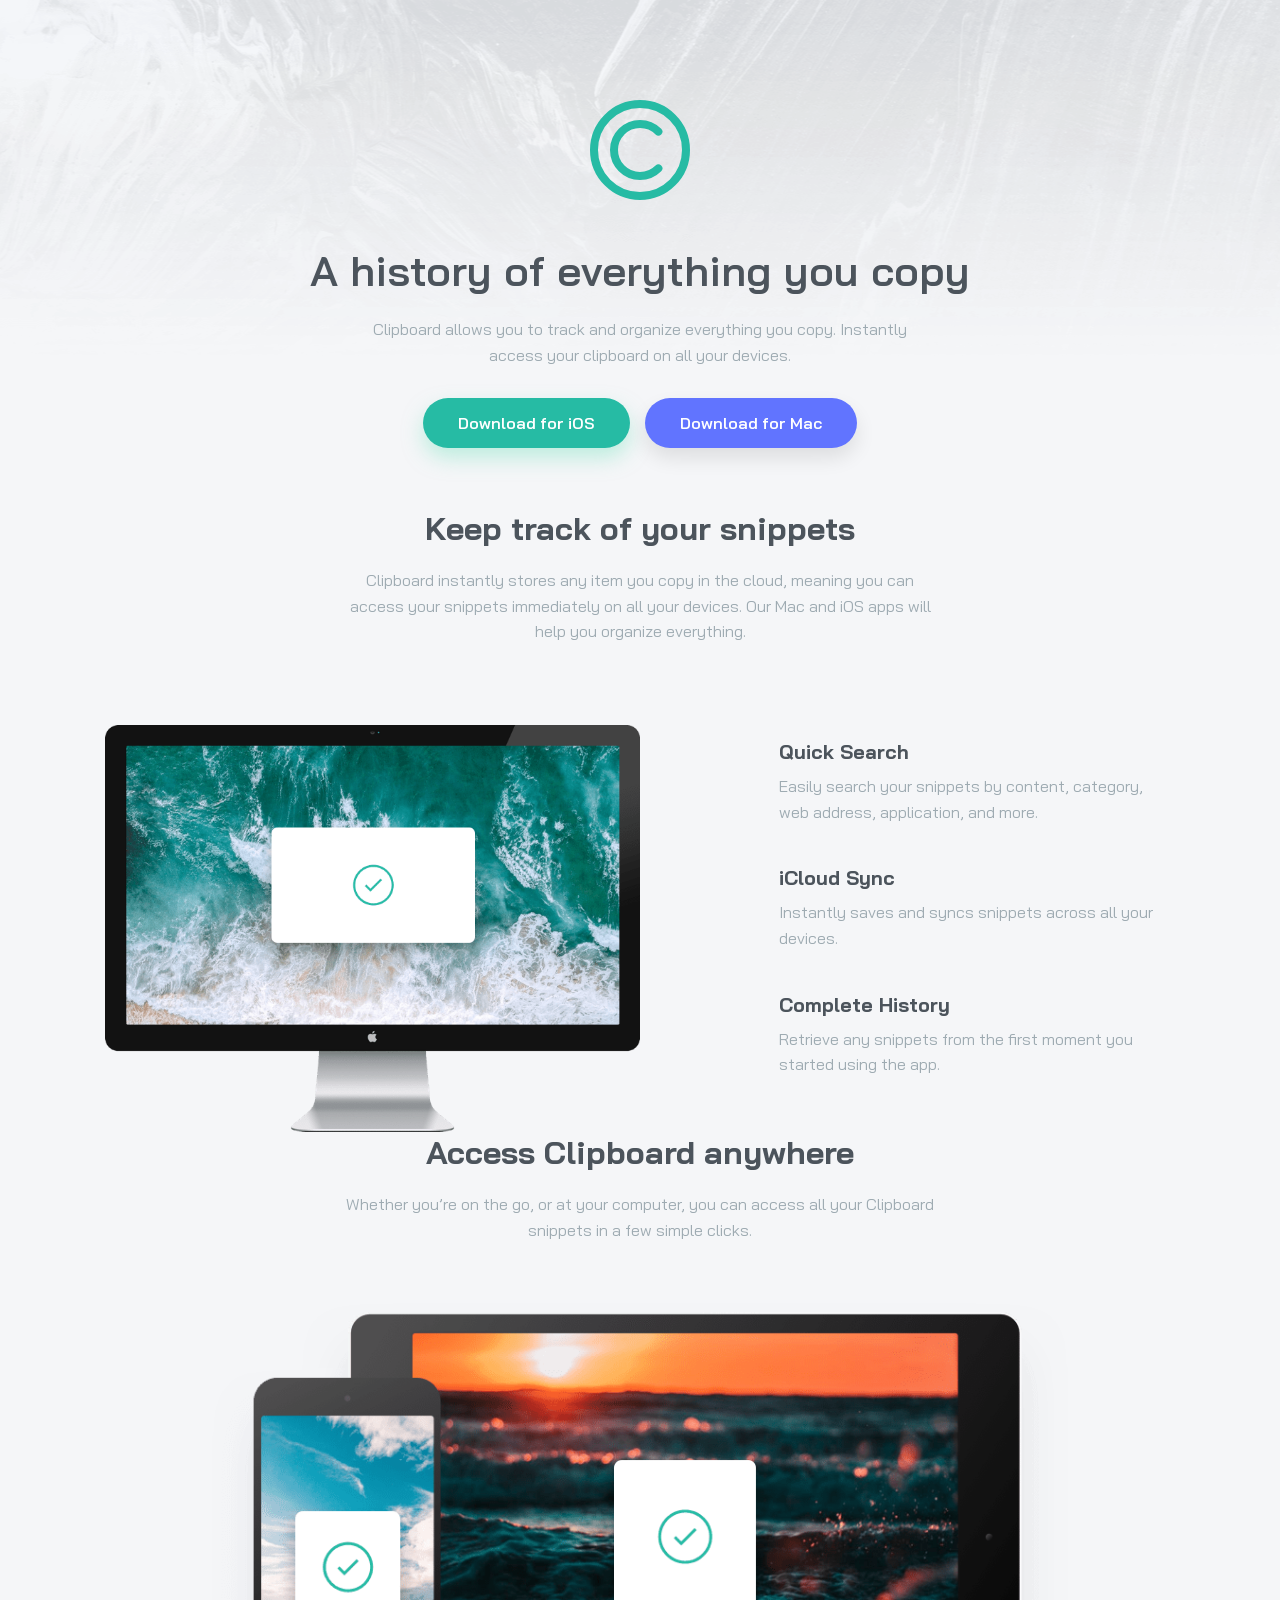
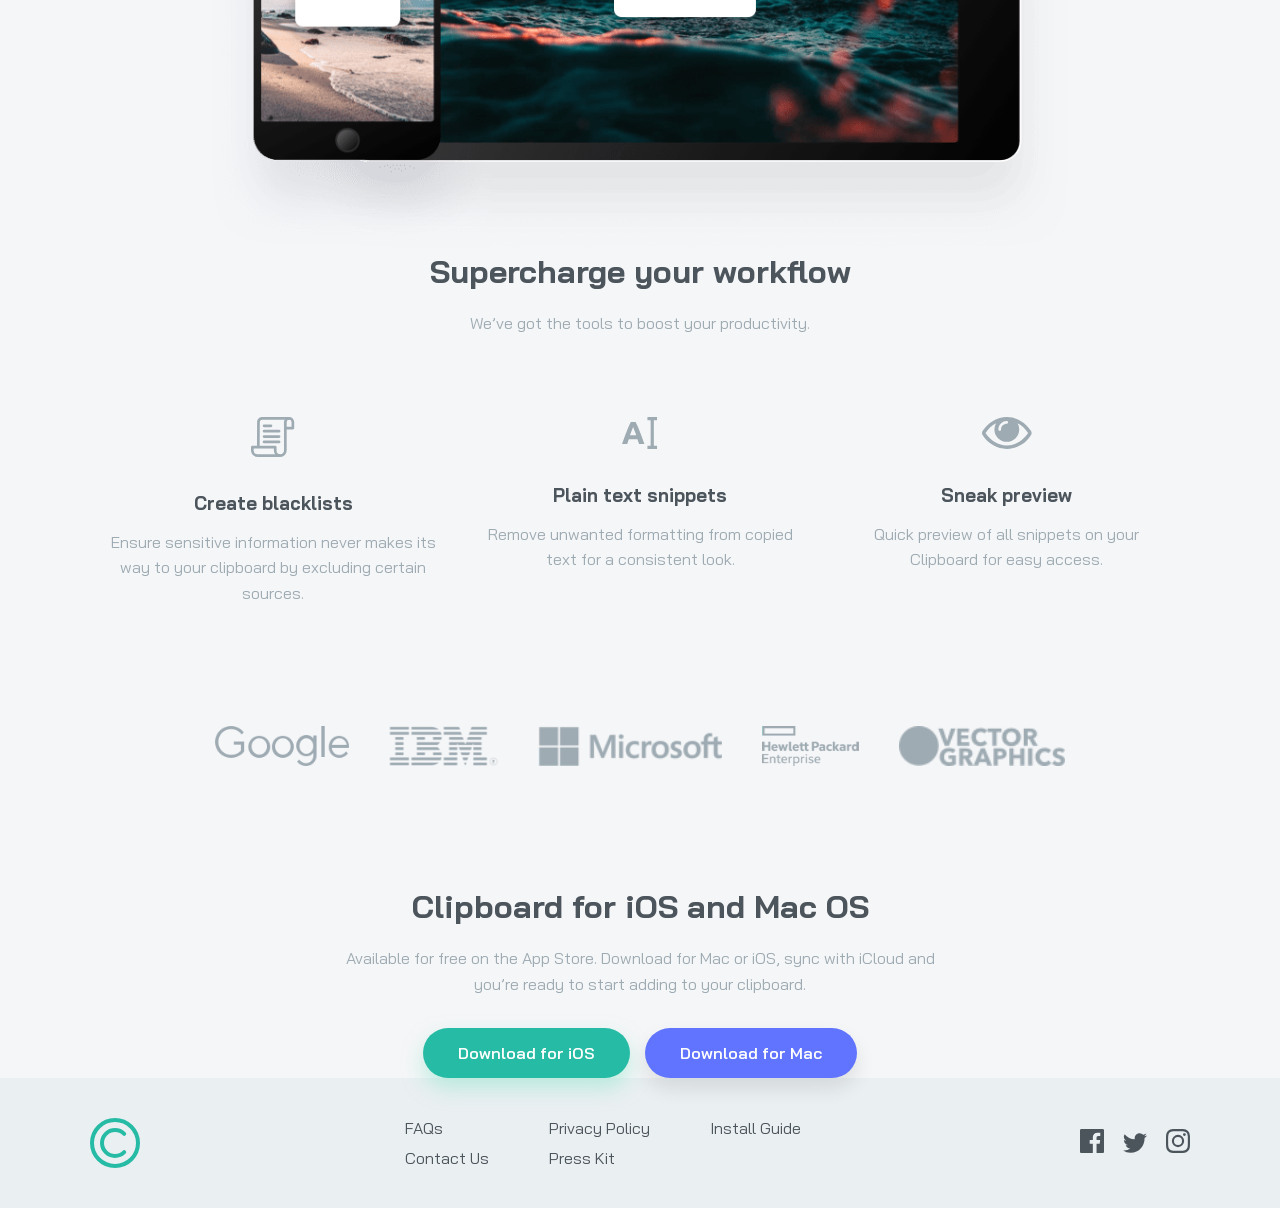
<file: index.html>
<!DOCTYPE html>
<html lang="en">
<head>
  <meta charset="UTF-8">
  <meta name="viewport" content="width=device-width, initial-scale=1.0"> <!-- displays site properly based on user's device -->

  <link rel="icon" type="image/png" sizes="32x32" href="./images/favicon-32x32.png">
  
  <title>Frontend Mentor | Clipboard landing page</title>
  <link href="https://fonts.googleapis.com/css2?family=Bai+Jamjuree:wght@400;600&display=swap" rel="stylesheet">
  <link rel="stylesheet" href="./style.css">
</head>
<body>
<header>
    <div class="container">
      <img src="./images/logo.svg" alt="logo" class="logo">
      <h1>A history of everything you copy</h1>
      <p>
        Clipboard allows you to track and organize everything you copy.
        Instantly <br> access your clipboard on all your devices.
      </p>
    <div class="buttons">
        <a href="./instruction.html" class="btn btn-ios">Download for iOS</a>
        <a href="#" class="btn btn-mac">Download for Mac</a>
      </div>
    </div>
  </header>

  <section class="section container">
    <h2>Keep track of your snippets</h2>
     <p>
      Clipboard instantly stores any item you copy in the cloud,
      meaning you can access your snippets immediately on all your devices.
      Our Mac and iOS apps will help you organize everything.
     </p>

  <div class="features">
      <img src="./images/image-computer.png" alt="computer">
      <div class="feature-text">
        <div class="feature">
          <h3>Quick Search</h3>
  <p>Easily search your snippets by content, category, web address, application, and more.</p>
      </div>

  <div class="feature">
          <h3>iCloud Sync</h3>
          <p>Instantly saves and syncs snippets across all your devices.</p>
        </div>

  <div class="feature">
          <h3>Complete History</h3>
          <p>Retrieve any snippets from the first moment you started using the app.</p>
        </div>
      </div>
    </div>
  </section>

  <section class="section container">
    <h2>Access Clipboard anywhere</h2>
    <p>
      Whether you’re on the go, or at your computer,
      you can access all your Clipboard snippets in a few simple clicks.
    </p>

    <div class="devices">
      <img src="./images/image-devices.png" alt="devices">
    </div>
  </section>

  <section class="section container">
    <h2>Supercharge your workflow</h2>
    <p>We’ve got the tools to boost your productivity.</p>

  <div class="workflow">
      <div class="workflow-item">
        <img src="./images/icon-blacklist.svg" alt="">
        <h3>Create blacklists</h3>
        <p>Ensure sensitive information never makes its way to your clipboard by excluding certain sources.</p>
      </div>

      <div class="workflow-item">
        <img src="./images/icon-text.svg" alt="">
        <h3>Plain text snippets</h3>
        <p>Remove unwanted formatting from copied text for a consistent look.</p>
      </div>

      <div class="workflow-item">
        <img src="./images/icon-preview.svg" alt="">
        <h3>Sneak preview</h3>
        <p>Quick preview of all snippets on your Clipboard for easy access.</p>
      </div>
    </div>
  </section>

 <section class="container logos">
    <img src="./images/logo-google.png" alt="google">
    <img src="./images/logo-ibm.png" alt="ibm">
    <img src="./images/logo-microsoft.png" alt="microsoft">
    <img src="./images/logo-hp.png" alt="log">
    <img src="./images/logo-vector-graphics.png" alt="vecto">
  </section>

  <section class="section container">
    <h2>Clipboard for iOS and Mac OS</h2>
    <p>
      Available for free on the App Store. Download for Mac or iOS,
      sync with iCloud and you’re ready to start adding to your clipboard.
    </p>

    <div class="buttons">
      <a href="#" class="btn btn-ios">Download for iOS</a>
      <a href="#" class="btn btn-mac">Download for Mac</a>
    </div>
  </section>

  <footer>
    <div class="footer-content">
      <img src="./images/logo.svg" alt="logo" width="50">
      <div class="footer-links">
        <div>
          <a href="#">FAQs</a>
          <a href="#">Contact Us</a>
        </div>

    <div>
          <a href="#">Privacy Policy</a>
          <a href="#">Press Kit</a>
       </div>
    <div>
          <a href="#">Install Guide</a>
        </div>
      </div>

      <div class="socials">
        <img src="./images/icon-facebook.svg" alt="fb">
        <img src="./images/icon-twitter.svg" alt="tw">
        <img src="./images/icon-instagram.svg" alt="ig">
      </div>
    </div>
  </footer>
</body>
</html>
</file>
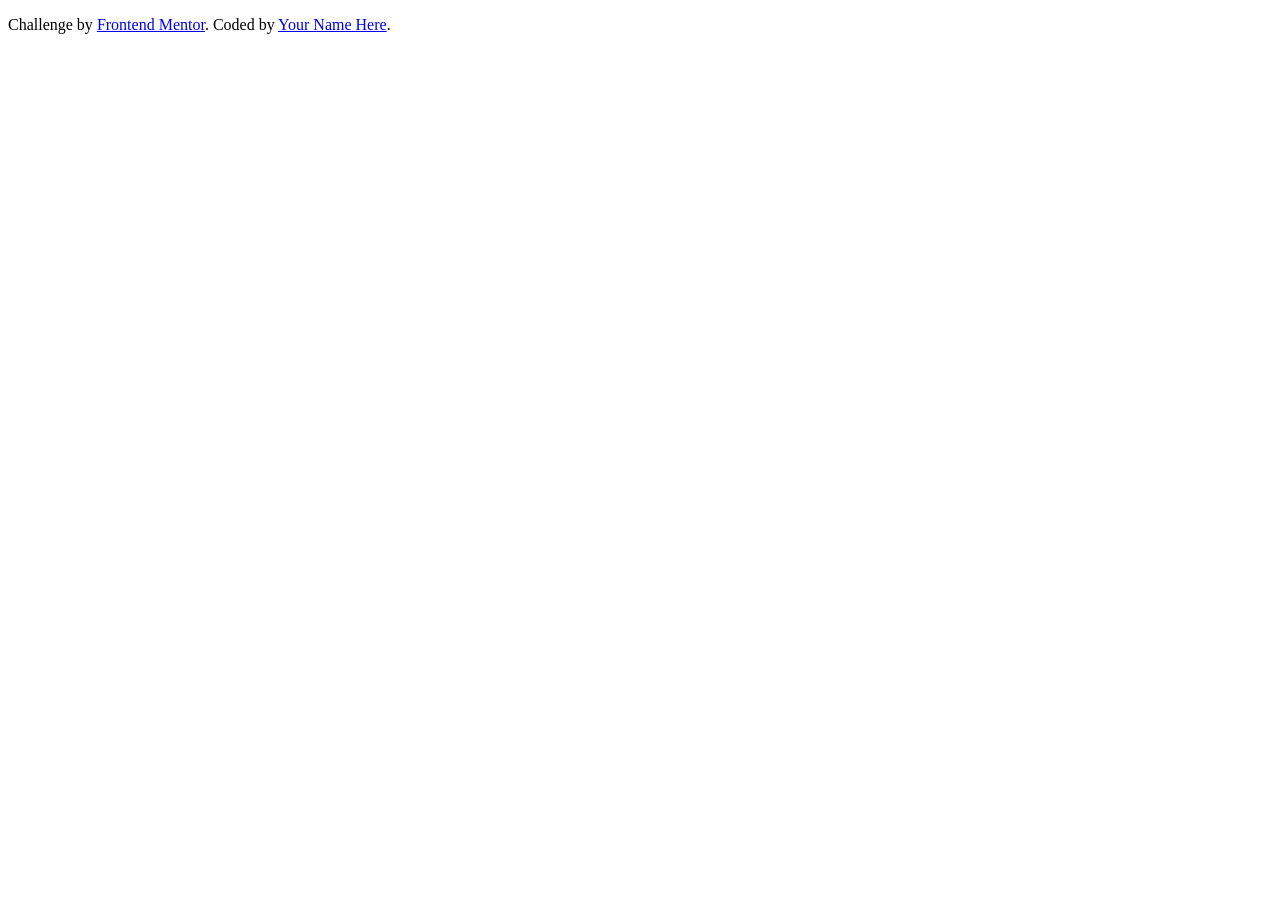
<file: instruction.html>
<!DOCTYPE html>
<html lang="en">
<head>
    <meta charset="UTF-8">
    <meta name="viewport" content="width=device-width, initial-scale=1.0">
    <title>Document</title>
</head>
<body>
    <footer>
    <p class="attribution">
      Challenge by <a href="https://www.frontendmentor.io?ref=challenge" target="_blank">Frontend Mentor</a>. 
      Coded by <a href="#">Your Name Here</a>.
    </p>
  </footer>
</body>
</html>
</file>
<file: style.css>
* {
  margin: 0;
  padding: 0;
  box-sizing: border-box;
}

body {
  font-family: 'Bai Jamjuree', sans-serif;
  background: #F5F6F8;
  color: #4C545C;
}

.container {
  margin: 0 auto;
  text-align: center;
  padding: 0 20px;
}
header {
  background: url('./images/bg-header-desktop.png') no-repeat center top;
  padding: 100px 20px 60px;
}

header img.logo {
  width: 100px;
  margin-bottom: 40px;
}

h1 {
  font-size: 42px;
  font-weight: 600;
  margin-bottom: 20px;
  text-align: center;
}

p {
  color: #9EABB2;
  line-height: 1.6;
}
.buttons {
  margin-top: 30px;
  display: flex;
  justify-content: center;
  gap: 15px;
}

.btn {
  padding: 15px 35px;
  border-radius: 30px;
  color: white;
  font-weight: 600;
  text-decoration: none;
  display: inline-block;
  transition: 0.3s;
}

.btn-ios {
  background: #26BBA4;
  box-shadow: 0px 10px 20px #89E5C780;
}

.btn-mac {
  background: #6174FF;
  box-shadow: 0px 10px 20px #00000019;
}

.btn:hover {
  opacity: 0.8;
}
.section {
  max-width: 1110px;
  width: 100%;
  margin: 0 auto;
}

.section h2 {
  font-size: 32px;
  margin-bottom: 20px;
}

.section p {
  max-width: 600px;
  margin: 0 auto;
}

.features {
  display: flex;
  align-items: center;
  gap: 139px;
  margin-top: 80px;
  text-align: left;
}

.features img {
  width: 50%;
}

.feature-text {
  width: 50%;
}

.feature {
  margin-bottom: 40px;
}

.feature h3 {
  margin-bottom: 10px;
  font-size: 20px;
}

.devices img {
  width: 80%;
  margin-top: 60px;
}
.workflow {
  display: flex;
  justify-content: space-between;
  margin-top: 80px;
  gap: 30px;
}

.workflow-item {
  flex: 1;
}

.workflow-item img {
  margin-bottom: 30px;
}

.workflow-item h3 {
  margin-bottom: 15px;
}
.logos {
  display: flex;
  justify-content: center;
  align-items: center;
  margin: 120px 0;
  flex-wrap: wrap;
  gap: 40px;
}

.logos img {
  height: 40px;
}
footer {
  background: #EAEFF2;
  padding: 40px 20px;
}

.footer-content {
  max-width: 1100px;
  margin: 0 auto;
  display: flex;
  align-items: center;
  justify-content: space-between;
}

.footer-links {
  display: flex;
  gap: 60px;
}

.footer-links div {
  display: flex;
  flex-direction: column;
  gap: 10px;
}

.footer-links a {
  text-decoration: none;
  color: #4C545C;
}

.socials img {
  margin-left: 15px;
  cursor: pointer;
}
@media (max-width: 768px) {
  .features {
    flex-direction: column;
    text-align: center;
  }

  .features img,
  .feature-text {
    width: 100%;
  }

  .workflow {
    flex-direction: column;
  }

  .logos {
    flex-direction: column;
  }

  .footer-content {
    flex-direction: column;
    gap: 30px;
  }

  .footer-links {
    flex-direction: column;
    text-align: center;
  }
}
</file>
